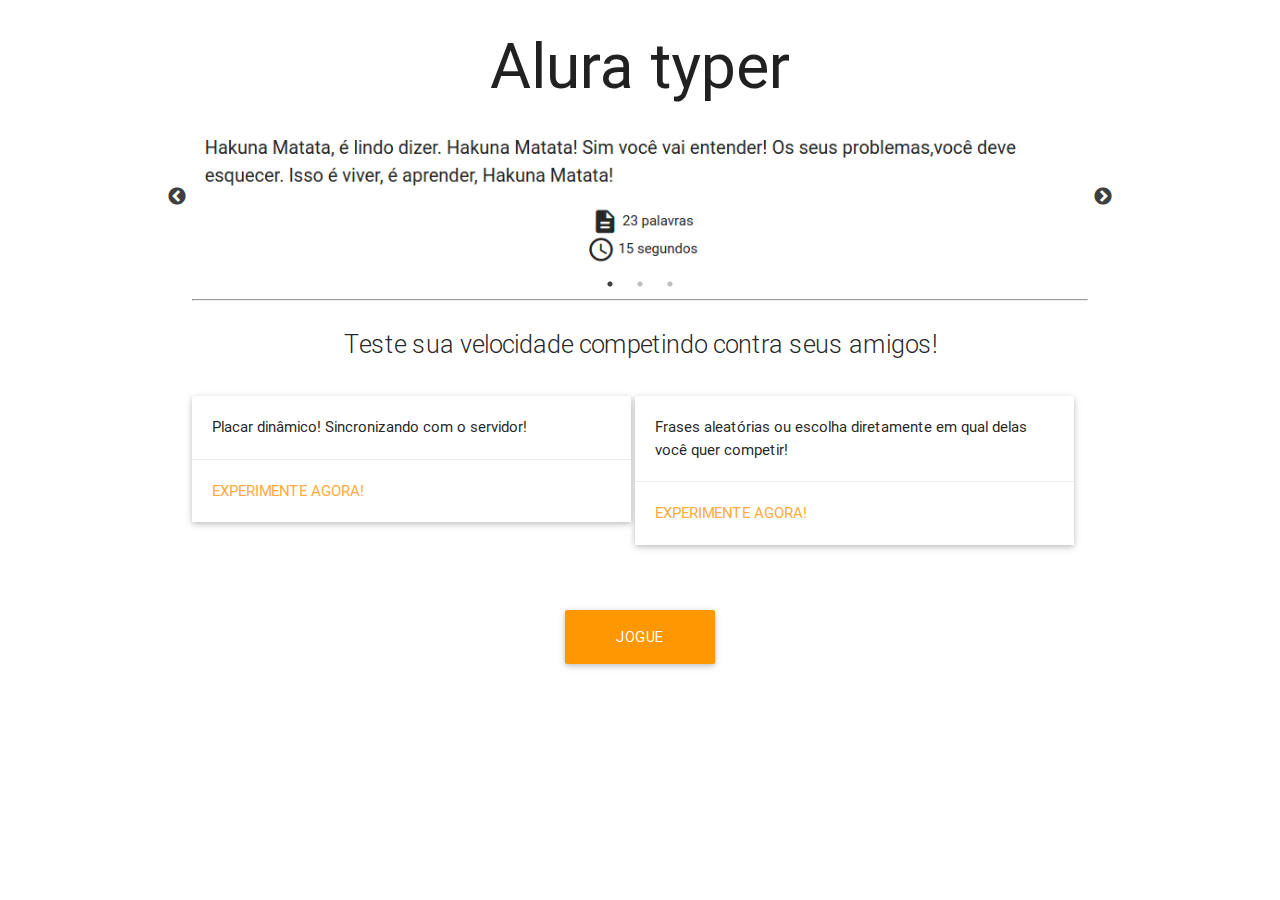
<file: alura-typer/public/index.html>
<!DOCTYPE html>
<html lang="en">

<head>
  <meta charset="UTF-8">
  <title>Alura Typer</title>
  <!--Import materialize.css-->
  <link rel="stylesheet" href="css/libs/materialize.min.css">
  <!-- Import Google Material Icons -->
  <link href="css/libs/google-fonts.css" rel="stylesheet">

  <link rel="stylesheet" type="text/css" href="slick-1.8.1/slick/slick.css" />
  
  <link rel="stylesheet" type="text/css" href="slick-1.8.1/slick/slick-theme.css" />

  <link href="css/index.css" rel="stylesheet">
</head>

<body>
  <section class="container">
    <h1 class="center titulo header">Alura typer</h1>
    <div class="slider">
      <img src="img/slide1.png" class="imagem-jogo">
      <img src="img/slide2.png" class="imagem-jogo">
      <img src="img/slide3.png" class="imagem-jogo">
    </div>
    <hr>
    <p class="flow-text center">Teste sua velocidade competindo contra seus amigos!</p>
    <div class="card">
      <div class="card-image">
        <!-- <img src="images/sample-1.jpg"> -->
      </div>
      <div class="card-content">
        <p>Placar dinâmico! Sincronizando com o servidor!</p>
      </div>
      <div class="card-action">
        <a href="principal.html">Experimente agora!</a>
      </div>
    </div>
    <div class="card">
      <div class="card-image">
        <!-- <img src="img/sl.jpg"> -->
      </div>
      <div class="card-content">
        <p>Frases aleatórias ou escolha diretamente em qual delas você quer competir!</p>
      </div>
      <div class="card-action">
        <a href="principal.html">Experimente agora!</a>
      </div>
    </div>

    <a class="waves-effect waves-light btn-large orange" id="botao-jogue" href="principal.html">Jogue agora!</a>

  </section>

  <script src="js/jquery.js"></script>
  <script src="slick-1.8.1/slick/slick.min.js"></script>
  <script src="js/slider.js"></script>


</body>

</html>
</file>
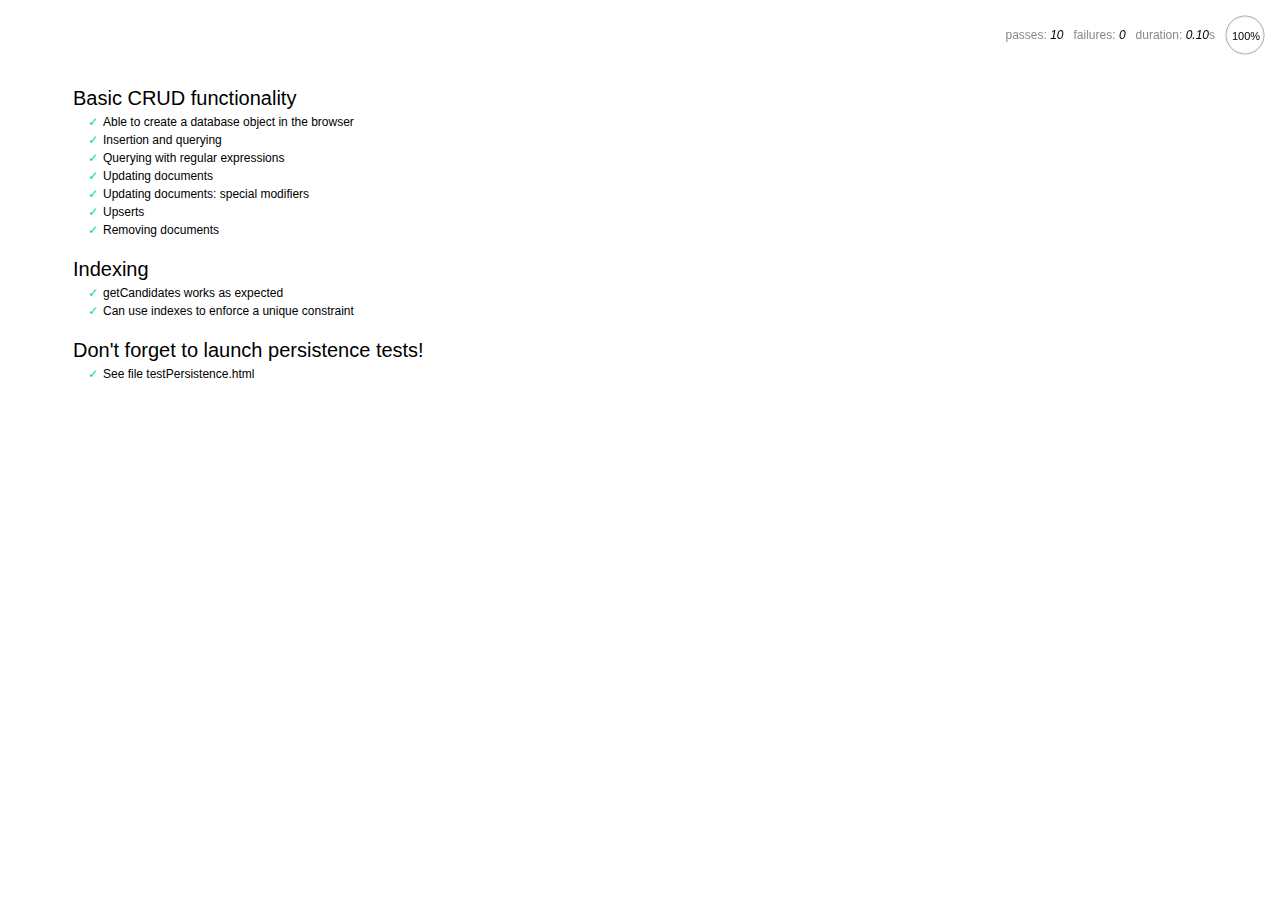
<file: alura-typer/servidor/node_modules/nedb/browser-version/test/index.html>
<!DOCTYPE html>
<html>
<head>
  <meta charset="utf-8">
  <title>Mocha tests for NeDB</title>
  <link rel="stylesheet" href="mocha.css">
</head>
<body>
  <div id="mocha"></div>
  <script src="jquery.min.js"></script>
  <script src="chai.js"></script>
  <script src="underscore.min.js"></script>
  <script src="mocha.js"></script>
  <script>mocha.setup('bdd')</script>
  <script src="../out/nedb.min.js"></script>
  <script src="localforage.js"></script>
  <script src="nedb-browser.js"></script>
  <script>
    mocha.checkLeaks();
    mocha.globals(['jQuery']);
    mocha.run();
  </script>
</body>
</html>
</file>
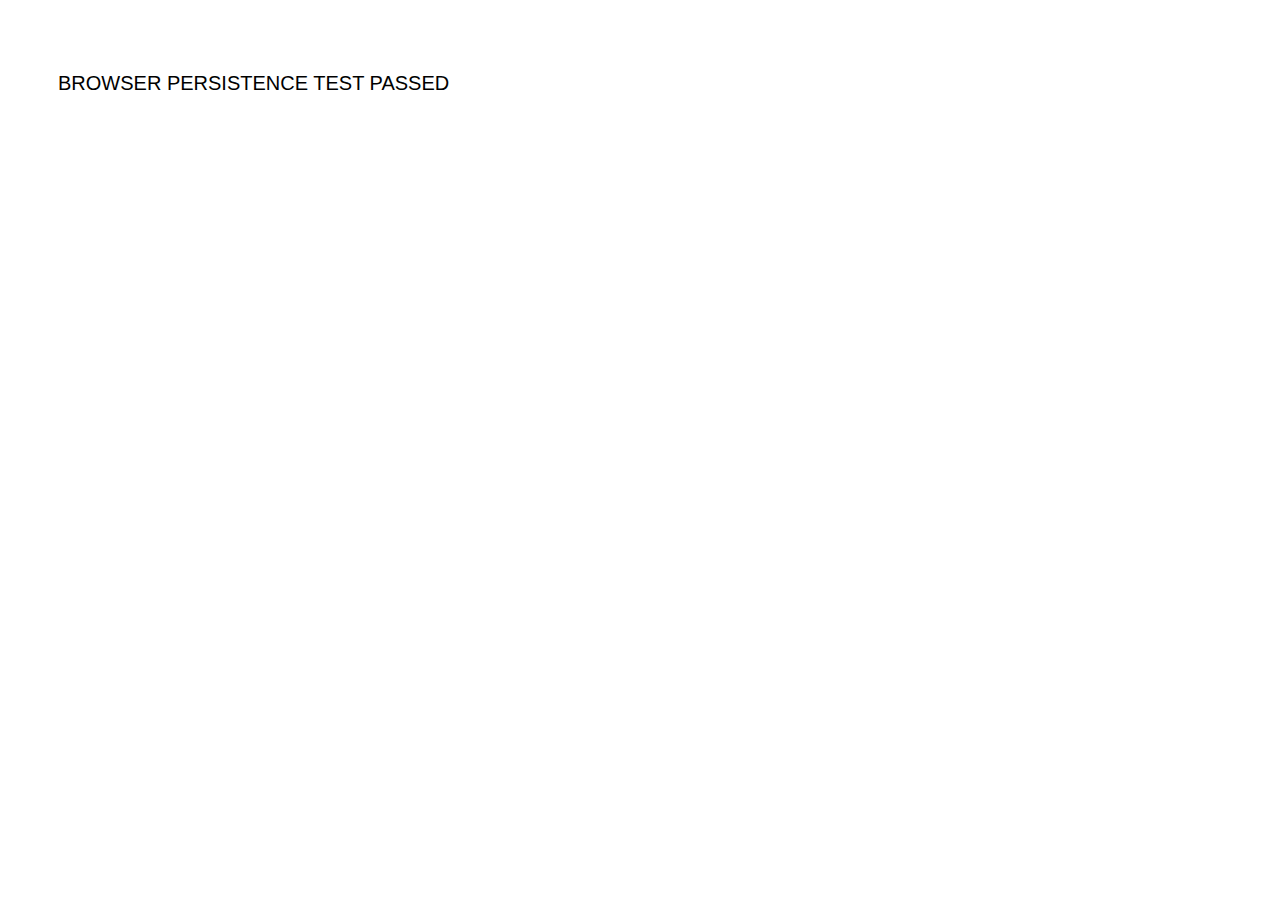
<file: alura-typer/servidor/node_modules/nedb/browser-version/test/testPersistence.html>
<!DOCTYPE html>
<html>
<head>
  <meta charset="utf-8">
  <title>Test NeDB persistence in the browser</title>
  <link rel="stylesheet" href="mocha.css">
</head>
<body>
  <div id="results"></div>
  <script src="../out/nedb.js"></script>
  <script src="./testPersistence.js"></script>
</body>
</html>
</file>
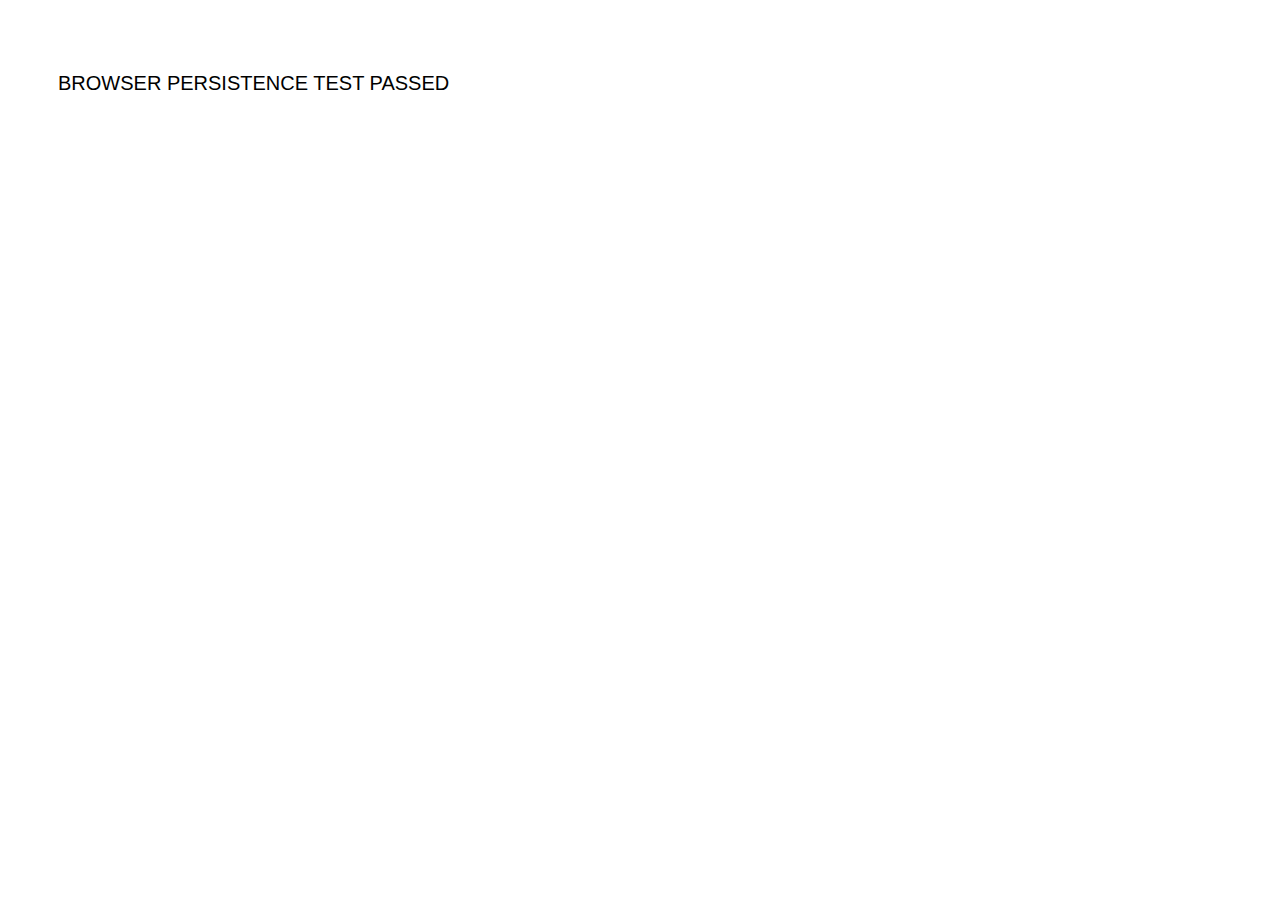
<file: alura-typer/servidor/node_modules/nedb/browser-version/test/testPersistence2.html>
<!DOCTYPE html>
<html>
<head>
  <meta charset="utf-8">
  <title>Test NeDB persistence in the browser - Results</title>
  <link rel="stylesheet" href="mocha.css">
</head>
<body>
  <div id="results"></div>
  <script src="jquery.min.js"></script>
  <script src="../out/nedb.js"></script>
  <script src="./testPersistence2.js"></script>
</body>
</html>
</file>
<file: alura-typer/public/css/libs/google-fonts.css>
/* fallback */
@font-face {
  font-family: 'Material Icons';
  font-style: normal;
  font-weight: 400;
  src: local('../../fonts/Material Icons'), local('../../fonts/MaterialIcons-Regular'), url(https://fonts.gstatic.com/s/materialicons/v17/2fcrYFNaTjcS6g4U3t-Y5ZjZjT5FdEJ140U2DJYC3mY.woff2) format('woff2');
}

.material-icons {
  font-family: 'Material Icons';
  font-weight: normal;
  font-style: normal;
  font-size: 24px;
  line-height: 1;
  letter-spacing: normal;
  text-transform: none;
  display: inline-block;
  white-space: nowrap;
  word-wrap: normal;
  direction: ltr;
  -webkit-font-feature-settings: 'liga';
  -webkit-font-smoothing: antialiased;
}
</file>
<file: alura-typer/servidor/node_modules/nedb/browser-version/test/mocha.css>
@charset "UTF-8";
body {
  font: 20px/1.5 "Helvetica Neue", Helvetica, Arial, sans-serif;
  padding: 60px 50px;
}

#mocha ul, #mocha li {
  margin: 0;
  padding: 0;
}

#mocha ul {
  list-style: none;
}

#mocha h1, #mocha h2 {
  margin: 0;
}

#mocha h1 {
  margin-top: 15px;
  font-size: 1em;
  font-weight: 200;
}

#mocha h1 a {
  text-decoration: none;
  color: inherit;
}

#mocha h1 a:hover {
  text-decoration: underline;
}

#mocha .suite .suite h1 {
  margin-top: 0;
  font-size: .8em;
}

#mocha h2 {
  font-size: 12px;
  font-weight: normal;
  cursor: pointer;
}

#mocha .suite {
  margin-left: 15px;
}

#mocha .test {
  margin-left: 15px;
}

#mocha .test:hover h2::after {
  position: relative;
  top: 0;
  right: -10px;
  content: '(view source)';
  font-size: 12px;
  font-family: arial;
  color: #888;
}

#mocha .test.pending:hover h2::after {
  content: '(pending)';
  font-family: arial;
}

#mocha .test.pass.medium .duration {
  background: #C09853;
}

#mocha .test.pass.slow .duration {
  background: #B94A48;
}

#mocha .test.pass::before {
  content: '✓';
  font-size: 12px;
  display: block;
  float: left;
  margin-right: 5px;
  color: #00d6b2;
}

#mocha .test.pass .duration {
  font-size: 9px;
  margin-left: 5px;
  padding: 2px 5px;
  color: white;
  -webkit-box-shadow: inset 0 1px 1px rgba(0,0,0,.2);
  -moz-box-shadow: inset 0 1px 1px rgba(0,0,0,.2);
  box-shadow: inset 0 1px 1px rgba(0,0,0,.2);
  -webkit-border-radius: 5px;
  -moz-border-radius: 5px;
  -ms-border-radius: 5px;
  -o-border-radius: 5px;
  border-radius: 5px;
}

#mocha .test.pass.fast .duration {
  display: none;
}

#mocha .test.pending {
  color: #0b97c4;
}

#mocha .test.pending::before {
  content: '◦';
  color: #0b97c4;
}

#mocha .test.fail {
  color: #c00;
}

#mocha .test.fail pre {
  color: black;
}

#mocha .test.fail::before {
  content: '✖';
  font-size: 12px;
  display: block;
  float: left;
  margin-right: 5px;
  color: #c00;
}

#mocha .test pre.error {
  color: #c00;
}

#mocha .test pre {
  display: inline-block;
  font: 12px/1.5 monaco, monospace;
  margin: 5px;
  padding: 15px;
  border: 1px solid #eee;
  border-bottom-color: #ddd;
  -webkit-border-radius: 3px;
  -webkit-box-shadow: 0 1px 3px #eee;
}

#report.pass .test.fail {
  display: none;
}

#report.fail .test.pass {
  display: none;
}

#error {
  color: #c00;
  font-size: 1.5  em;
  font-weight: 100;
  letter-spacing: 1px;
}

#stats {
  position: fixed;
  top: 15px;
  right: 10px;
  font-size: 12px;
  margin: 0;
  color: #888;
}

#stats .progress {
  float: right;
  padding-top: 0;
}

#stats em {
  color: black;
}

#stats a {
  text-decoration: none;
  color: inherit;
}

#stats a:hover {
  border-bottom: 1px solid #eee;
}

#stats li {
  display: inline-block;
  margin: 0 5px;
  list-style: none;
  padding-top: 11px;
}

code .comment { color: #ddd }
code .init { color: #2F6FAD }
code .string { color: #5890AD }
code .keyword { color: #8A6343 }
code .number { color: #2F6FAD }
</file>
<file: alura-typer/public/css/index.css>
.card{
	width: 49%;
	display: inline-block;
	vertical-align: top;
}


#botao-jogue{
	width: 150px;
	display: block;
	margin: 50px auto;
}



.slider{
	height: auto;
}

.slick-prev:before, .slick-next:before{
	color: black;
}
</file>
